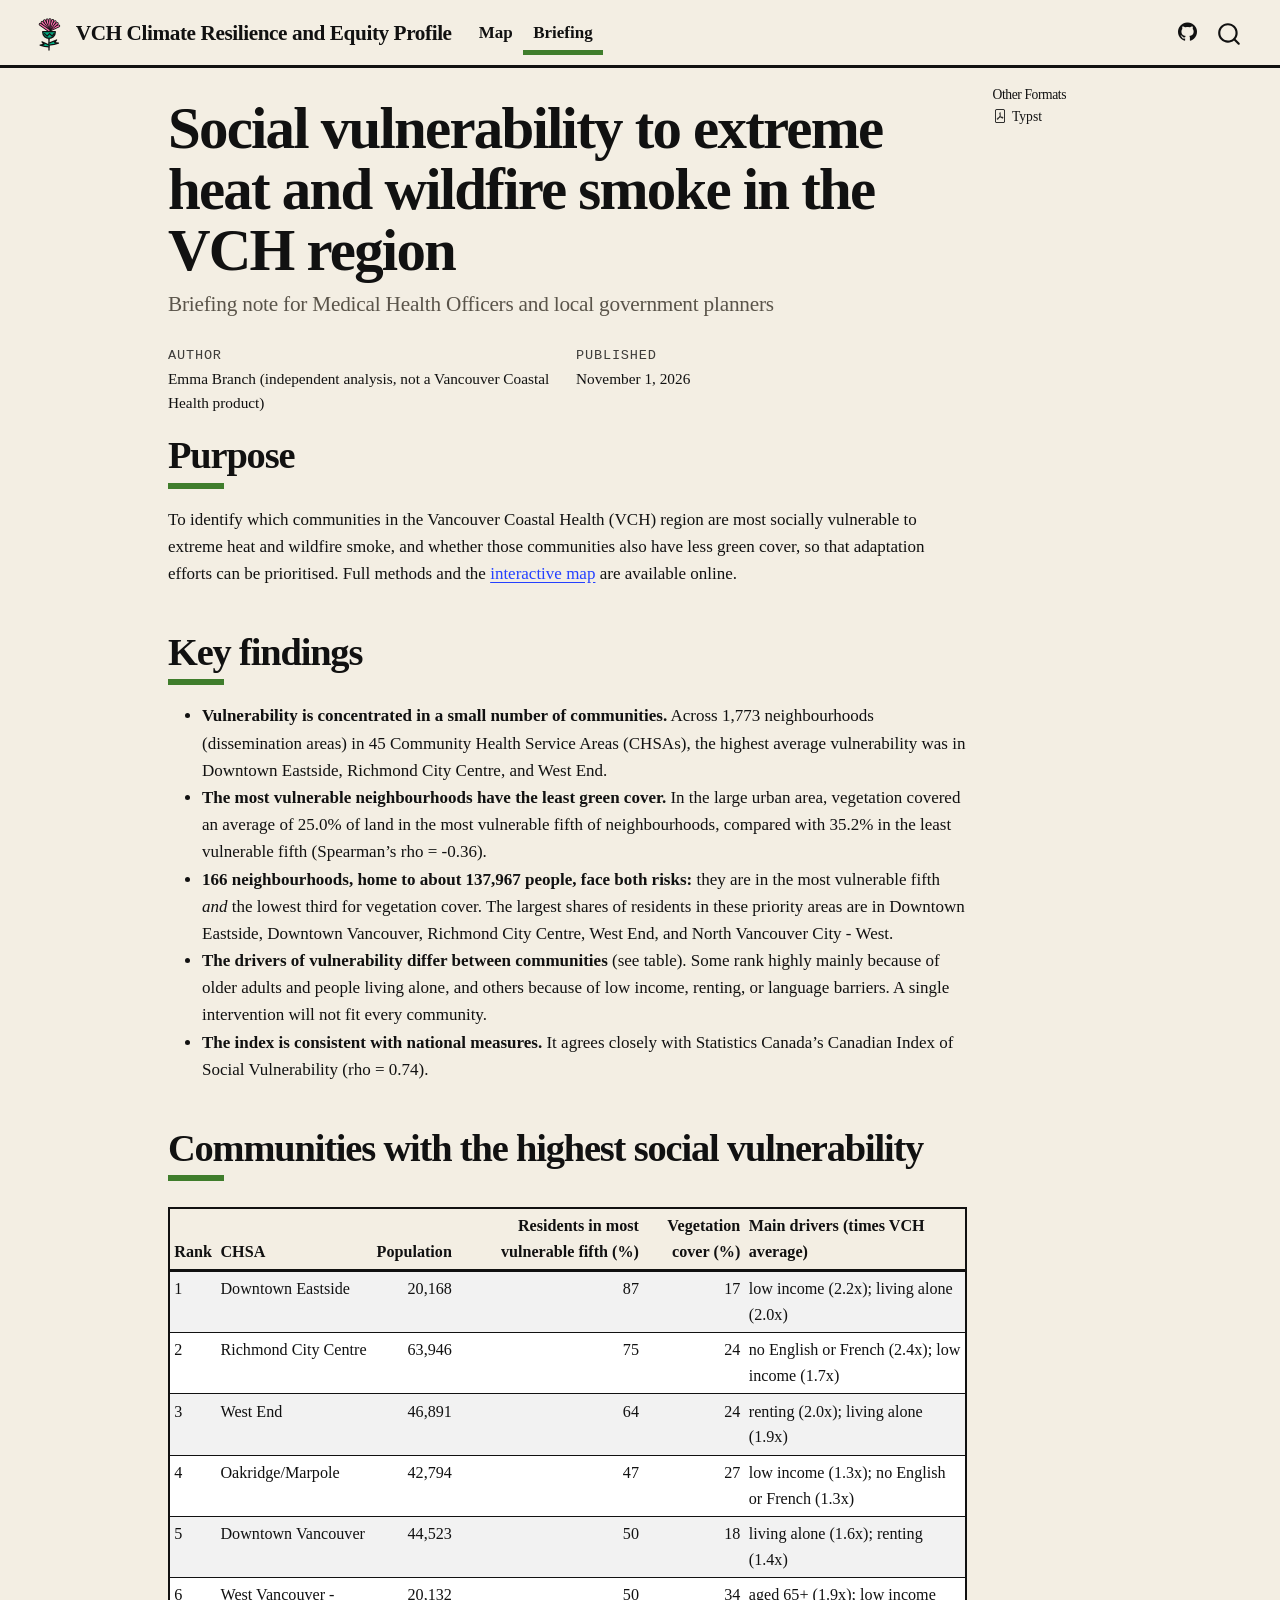
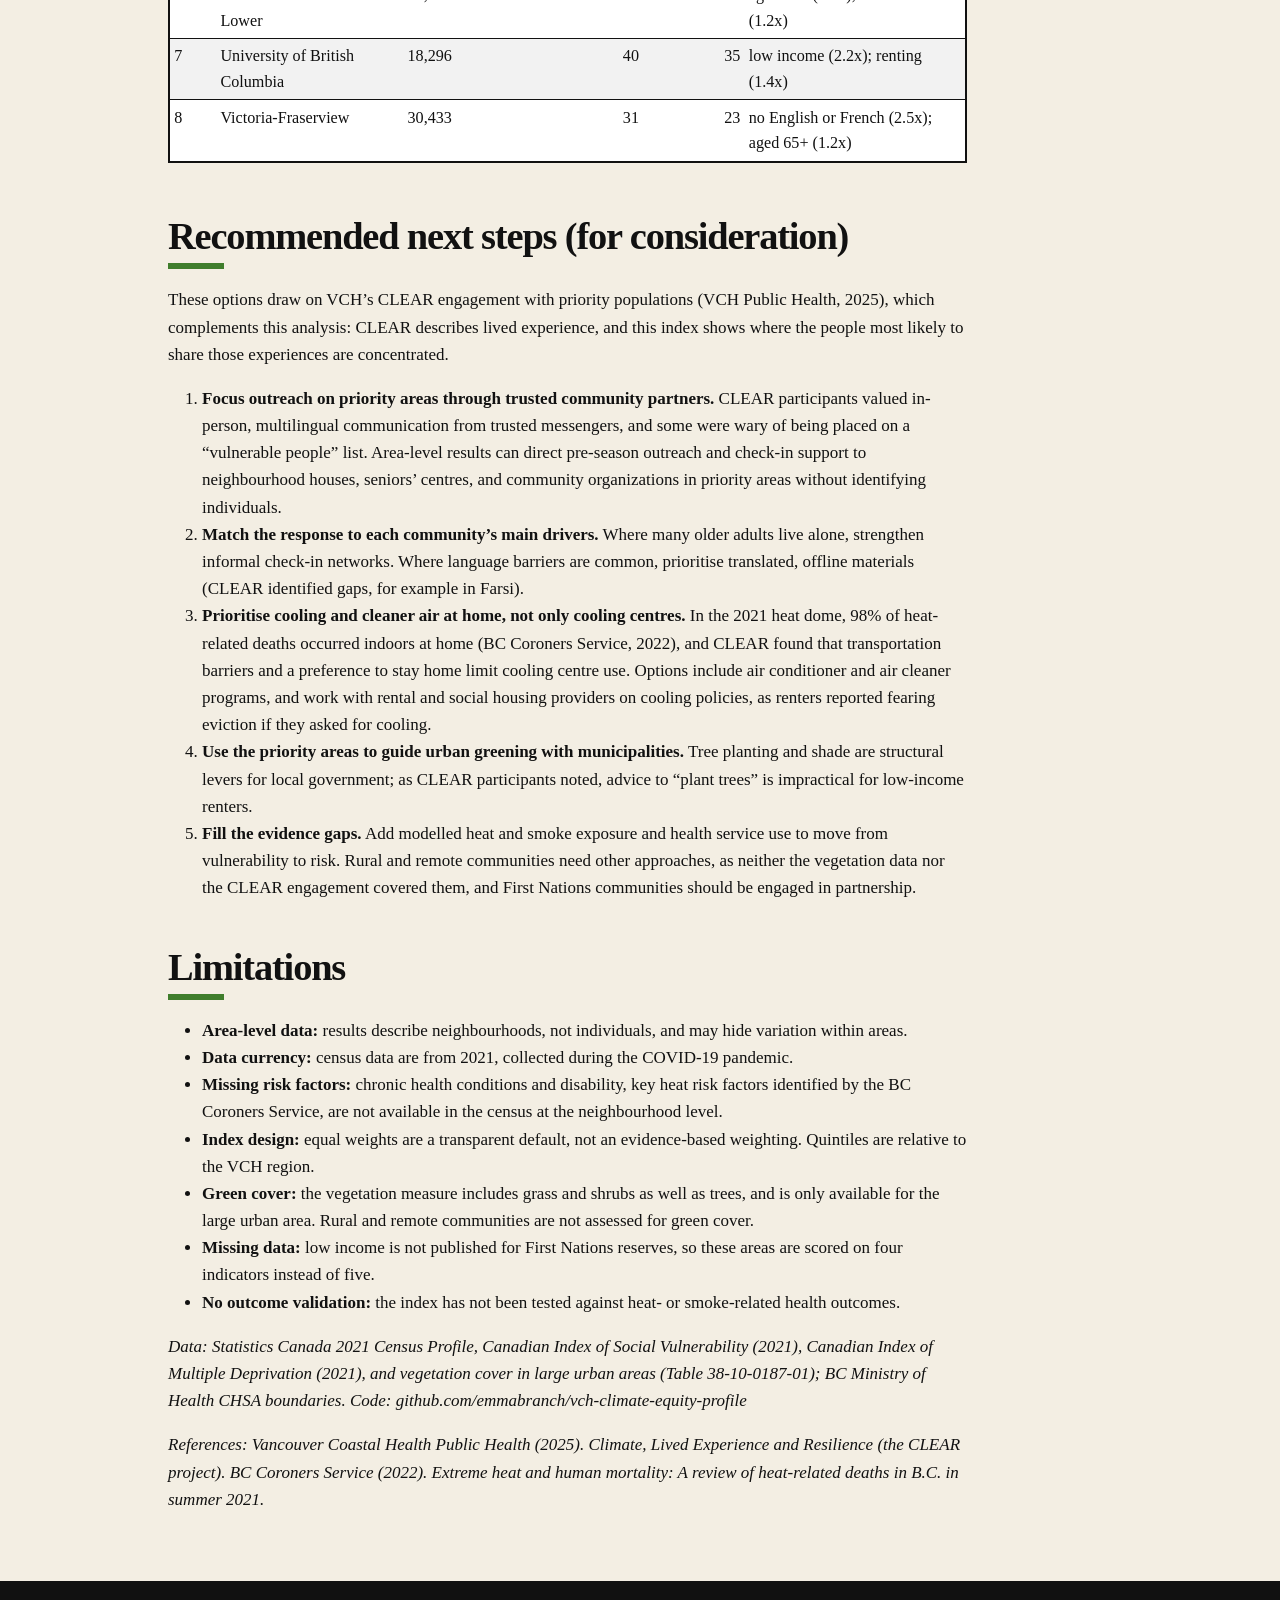
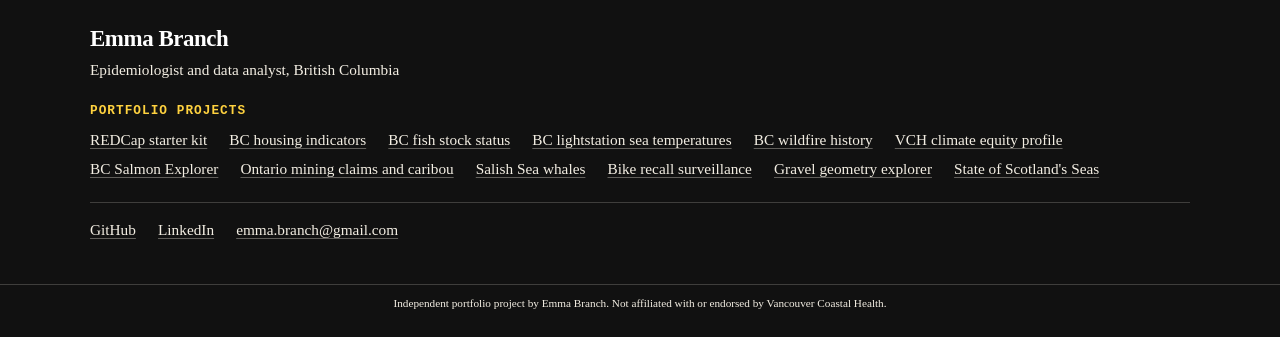
<file: docs/briefing.html>
<!DOCTYPE html>
<html xmlns="http://www.w3.org/1999/xhtml" lang="en" xml:lang="en"><head>

<meta charset="utf-8">
<meta name="generator" content="quarto-1.11.9">

<meta name="viewport" content="width=device-width, initial-scale=1.0, user-scalable=yes">

<meta name="author" content="Emma Branch (independent analysis, not a Vancouver Coastal Health product)">
<meta name="dcterms.date" content="2026-11-01">

<title>Social vulnerability to extreme heat and wildfire smoke in the VCH region – VCH Climate Resilience and Equity Profile</title>
<style>
/* Default styles provided by pandoc.
** See https://pandoc.org/MANUAL.html#variables-for-html for config info.
*/
span.smallcaps{font-variant: small-caps;}
div.columns{display: flex; gap: 1.5em;}
div.column{flex: auto;}
@media screen {
div.columns{gap: min(4vw, 1.5em);}
div.column{overflow-x: auto;}
}
div.hanging-indent{margin-left: 1.5em; text-indent: -1.5em;}
ul.task-list{list-style: none;}
ul.task-list li input[type="checkbox"] {
  width: 0.8em;
  margin: 0 0.8em 0.2em -1em; /* quarto-specific, see https://github.com/quarto-dev/quarto-cli/issues/4556 */ 
  vertical-align: middle;
}
</style>


<script src="site_libs/quarto-nav/quarto-nav.js"></script>
<script src="site_libs/quarto-nav/headroom.min.js"></script>
<script src="site_libs/clipboard/clipboard.min.js"></script>
<script src="site_libs/quarto-search/autocomplete.umd.js"></script>
<script src="site_libs/quarto-search/fuse.min.js"></script>
<script src="site_libs/quarto-search/quarto-search.js"></script>
<meta name="quarto:offset" content="./">
<link href="./images/favicon.png" rel="icon" type="image/png">
<script src="site_libs/quarto-html/quarto.js" type="module"></script>
<script src="site_libs/quarto-html/tabsets/tabsets.js" type="module"></script>
<script src="site_libs/quarto-html/scrollable-regions/scrollable-regions.js" type="module"></script>
<script src="site_libs/quarto-html/popper.min.js"></script>
<script src="site_libs/quarto-html/tippy.umd.min.js"></script>
<script src="site_libs/quarto-html/anchor.min.js"></script>
<link href="site_libs/quarto-html/tippy.css" rel="stylesheet">
<link href="site_libs/quarto-html/quarto-syntax-highlighting-06df27c8158acedd5d263560cd4ba62e.css" rel="stylesheet" class="quarto-color-scheme" id="quarto-text-highlighting-styles">
<link href="site_libs/quarto-html/quarto-syntax-highlighting-dark-07e23dae4c3757ea2bcd5d8a79ca1ee5.css" rel="stylesheet" class="quarto-color-scheme quarto-color-alternate" id="quarto-text-highlighting-styles">
<link href="site_libs/quarto-html/quarto-syntax-highlighting-06df27c8158acedd5d263560cd4ba62e.css" rel="stylesheet" class="quarto-color-scheme-extra" id="quarto-text-highlighting-styles">
<script src="site_libs/bootstrap/bootstrap.min.js"></script>
<link href="site_libs/bootstrap/bootstrap-icons.css" rel="stylesheet">
<link href="site_libs/bootstrap/bootstrap-531d9633d55714355631998a8459b5a5.min.css" rel="stylesheet" append-hash="true" class="quarto-color-scheme" id="quarto-bootstrap" data-mode="light">
<link href="site_libs/bootstrap/bootstrap-dark-1df55a5c3907472eaf764bfd4d67a7ed.min.css" rel="stylesheet" append-hash="true" class="quarto-color-scheme quarto-color-alternate" id="quarto-bootstrap" data-mode="light">
<link href="site_libs/bootstrap/bootstrap-531d9633d55714355631998a8459b5a5.min.css" rel="stylesheet" append-hash="true" class="quarto-color-scheme-extra" id="quarto-bootstrap" data-mode="light">
<script id="quarto-search-options" type="application/json">{
  "location": "navbar",
  "copy-button": false,
  "collapse-after": 3,
  "panel-placement": "end",
  "type": "overlay",
  "limit": 50,
  "keyboard-shortcut": [
    "f",
    "/",
    "s"
  ],
  "show-item-context": false,
  "language": {
    "search-no-results-text": "No results",
    "search-matching-documents-text": "matching documents",
    "search-copy-link-title": "Copy link to search",
    "search-hide-matches-text": "Hide additional matches",
    "search-more-match-text": "more match in this document",
    "search-more-matches-text": "more matches in this document",
    "search-clear-button-title": "Clear",
    "search-text-placeholder": "",
    "search-detached-cancel-button-title": "Cancel",
    "search-submit-button-title": "Submit",
    "search-label": "Search"
  }
}</script>


</head>

<body class="nav-fixed quarto-light"><a id="quarto-skip-link" class="visually-hidden-focusable" href="#quarto-document-content">Skip to main content</a>

<div id="quarto-search-results"></div>
  <header id="quarto-header" class="headroom fixed-top">
    <nav class="navbar navbar-expand-lg " data-bs-theme="dark" aria-label="Site">
      <div class="navbar-container container-fluid">
      <div class="navbar-brand-container mx-auto">
    <a href="./index.html" class="navbar-brand navbar-brand-logo">
    <img src="./images/motif.svg" alt="" class="navbar-logo light-content">
    <img src="./images/motif.svg" alt="" class="navbar-logo dark-content">
    </a>
    <a class="navbar-brand" href="./index.html">
    <span class="navbar-title">VCH Climate Resilience and Equity Profile</span>
    </a>
  </div>
          <button class="navbar-toggler" type="button" data-bs-toggle="collapse" data-bs-target="#navbarCollapse" aria-controls="navbarCollapse" aria-expanded="false" aria-label="Toggle navigation" onclick="if (window.quartoToggleHeadroom) { window.quartoToggleHeadroom(); }">
  <span class="navbar-toggler-icon"></span>
</button>
          <div class="collapse navbar-collapse" id="navbarCollapse">
            <ul class="navbar-nav navbar-nav-scroll me-auto">
  <li class="nav-item">
    <a class="nav-link" href="./index.html"> 
<span class="menu-text">Map</span></a>
  </li>  
  <li class="nav-item">
    <a class="nav-link active" href="./briefing.html" aria-current="page"> 
<span class="menu-text">Briefing</span></a>
  </li>  
</ul>
            <ul class="navbar-nav navbar-nav-scroll ms-auto">
  <li class="nav-item compact">
    <a class="nav-link" href="https://github.com/emmabranch/vch-climate-equity-profile"> <i class="bi bi-github" role="img">
</i> 
<span class="menu-text"></span></a>
  </li>  
</ul>
          </div> <!-- /navcollapse -->
            <div class="quarto-navbar-tools">
</div>
            <div id="quarto-search" class="" title="Search"></div>
      </div> <!-- /container-fluid -->
    </nav>
</header>
<!-- content -->
<div id="quarto-content" class="quarto-container page-columns page-rows-contents page-layout-article page-navbar">
<!-- sidebar -->
<!-- margin-sidebar -->
    <div id="quarto-margin-sidebar" class="sidebar margin-sidebar">
    <div class="quarto-alternate-formats"><h2>Other Formats</h2><ul><li><a href="briefing.pdf"><i class="bi bi-file-pdf"></i>Typst</a></li></ul></div></div>
<!-- main -->
<main class="content" id="quarto-document-content" tabindex="-1">

<header id="title-block-header" class="quarto-title-block default">
<div class="quarto-title">
<h1 class="title">Social vulnerability to extreme heat and wildfire smoke in the VCH region</h1>
<p class="subtitle lead">Briefing note for Medical Health Officers and local government planners</p>
</div>



<div class="quarto-title-meta">

    <div>
    <div class="quarto-title-meta-heading">Author</div>
    <div class="quarto-title-meta-contents">
             <p>Emma Branch (independent analysis, not a Vancouver Coastal Health product) </p>
          </div>
  </div>
    
    <div>
    <div class="quarto-title-meta-heading">Published</div>
    <div class="quarto-title-meta-contents">
      <p class="date">November 1, 2026</p>
    </div>
  </div>
  
    
  </div>
  


</header>


<section id="purpose" class="level2">
<h2 class="anchored" data-anchor-id="purpose">Purpose</h2>
<p>To identify which communities in the Vancouver Coastal Health (VCH) region are most socially vulnerable to extreme heat and wildfire smoke, and whether those communities also have less green cover, so that adaptation efforts can be prioritised. Full methods and the <a href="https://emmabranch.github.io/vch-climate-equity-profile/">interactive map</a> are available online.</p>
</section>
<section id="key-findings" class="level2">
<h2 class="anchored" data-anchor-id="key-findings">Key findings</h2>
<ul>
<li><strong>Vulnerability is concentrated in a small number of communities.</strong> Across 1,773 neighbourhoods (dissemination areas) in 45 Community Health Service Areas (CHSAs), the highest average vulnerability was in Downtown Eastside, Richmond City Centre, and West End.</li>
<li><strong>The most vulnerable neighbourhoods have the least green cover.</strong> In the large urban area, vegetation covered an average of 25.0% of land in the most vulnerable fifth of neighbourhoods, compared with 35.2% in the least vulnerable fifth (Spearman’s rho = -0.36).</li>
<li><strong>166 neighbourhoods, home to about 137,967 people, face both risks:</strong> they are in the most vulnerable fifth <em>and</em> the lowest third for vegetation cover. The largest shares of residents in these priority areas are in Downtown Eastside, Downtown Vancouver, Richmond City Centre, West End, and North Vancouver City - West.</li>
<li><strong>The drivers of vulnerability differ between communities</strong> (see table). Some rank highly mainly because of older adults and people living alone, and others because of low income, renting, or language barriers. A single intervention will not fit every community.</li>
<li><strong>The index is consistent with national measures.</strong> It agrees closely with Statistics Canada’s Canadian Index of Social Vulnerability (rho = 0.74).</li>
</ul>
</section>
<section id="communities-with-the-highest-social-vulnerability" class="level2">
<h2 class="anchored" data-anchor-id="communities-with-the-highest-social-vulnerability">Communities with the highest social vulnerability</h2>
<div class="cell">
<div class="cell-output-display">
<table class="caption-top table table-sm table-striped small">
<colgroup>
<col style="width: 3%">
<col style="width: 20%">
<col style="width: 7%">
<col style="width: 25%">
<col style="width: 13%">
<col style="width: 30%">
</colgroup>
<thead>
<tr class="header">
<th style="text-align: left;">Rank</th>
<th style="text-align: left;">CHSA</th>
<th style="text-align: right;">Population</th>
<th style="text-align: right;">Residents in most vulnerable fifth (%)</th>
<th style="text-align: right;">Vegetation cover (%)</th>
<th style="text-align: left;">Main drivers (times VCH average)</th>
</tr>
</thead>
<tbody>
<tr class="odd">
<td style="text-align: left;">1</td>
<td style="text-align: left;">Downtown Eastside</td>
<td style="text-align: right;">20,168</td>
<td style="text-align: right;">87</td>
<td style="text-align: right;">17</td>
<td style="text-align: left;">low income (2.2x); living alone (2.0x)</td>
</tr>
<tr class="even">
<td style="text-align: left;">2</td>
<td style="text-align: left;">Richmond City Centre</td>
<td style="text-align: right;">63,946</td>
<td style="text-align: right;">75</td>
<td style="text-align: right;">24</td>
<td style="text-align: left;">no English or French (2.4x); low income (1.7x)</td>
</tr>
<tr class="odd">
<td style="text-align: left;">3</td>
<td style="text-align: left;">West End</td>
<td style="text-align: right;">46,891</td>
<td style="text-align: right;">64</td>
<td style="text-align: right;">24</td>
<td style="text-align: left;">renting (2.0x); living alone (1.9x)</td>
</tr>
<tr class="even">
<td style="text-align: left;">4</td>
<td style="text-align: left;">Oakridge/Marpole</td>
<td style="text-align: right;">42,794</td>
<td style="text-align: right;">47</td>
<td style="text-align: right;">27</td>
<td style="text-align: left;">low income (1.3x); no English or French (1.3x)</td>
</tr>
<tr class="odd">
<td style="text-align: left;">5</td>
<td style="text-align: left;">Downtown Vancouver</td>
<td style="text-align: right;">44,523</td>
<td style="text-align: right;">50</td>
<td style="text-align: right;">18</td>
<td style="text-align: left;">living alone (1.6x); renting (1.4x)</td>
</tr>
<tr class="even">
<td style="text-align: left;">6</td>
<td style="text-align: left;">West Vancouver - Lower</td>
<td style="text-align: right;">20,132</td>
<td style="text-align: right;">50</td>
<td style="text-align: right;">34</td>
<td style="text-align: left;">aged 65+ (1.9x); low income (1.2x)</td>
</tr>
<tr class="odd">
<td style="text-align: left;">7</td>
<td style="text-align: left;">University of British Columbia</td>
<td style="text-align: right;">18,296</td>
<td style="text-align: right;">40</td>
<td style="text-align: right;">35</td>
<td style="text-align: left;">low income (2.2x); renting (1.4x)</td>
</tr>
<tr class="even">
<td style="text-align: left;">8</td>
<td style="text-align: left;">Victoria-Fraserview</td>
<td style="text-align: right;">30,433</td>
<td style="text-align: right;">31</td>
<td style="text-align: right;">23</td>
<td style="text-align: left;">no English or French (2.5x); aged 65+ (1.2x)</td>
</tr>
</tbody>
</table>
</div>
</div>
</section>
<section id="recommended-next-steps-for-consideration" class="level2">
<h2 class="anchored" data-anchor-id="recommended-next-steps-for-consideration">Recommended next steps (for consideration)</h2>
<p>These options draw on VCH’s CLEAR engagement with priority populations (VCH Public Health, 2025), which complements this analysis: CLEAR describes lived experience, and this index shows where the people most likely to share those experiences are concentrated.</p>
<ol type="1">
<li><strong>Focus outreach on priority areas through trusted community partners.</strong> CLEAR participants valued in-person, multilingual communication from trusted messengers, and some were wary of being placed on a “vulnerable people” list. Area-level results can direct pre-season outreach and check-in support to neighbourhood houses, seniors’ centres, and community organizations in priority areas without identifying individuals.</li>
<li><strong>Match the response to each community’s main drivers.</strong> Where many older adults live alone, strengthen informal check-in networks. Where language barriers are common, prioritise translated, offline materials (CLEAR identified gaps, for example in Farsi).</li>
<li><strong>Prioritise cooling and cleaner air at home, not only cooling centres.</strong> In the 2021 heat dome, 98% of heat-related deaths occurred indoors at home (BC Coroners Service, 2022), and CLEAR found that transportation barriers and a preference to stay home limit cooling centre use. Options include air conditioner and air cleaner programs, and work with rental and social housing providers on cooling policies, as renters reported fearing eviction if they asked for cooling.</li>
<li><strong>Use the priority areas to guide urban greening with municipalities.</strong> Tree planting and shade are structural levers for local government; as CLEAR participants noted, advice to “plant trees” is impractical for low-income renters.</li>
<li><strong>Fill the evidence gaps.</strong> Add modelled heat and smoke exposure and health service use to move from vulnerability to risk. Rural and remote communities need other approaches, as neither the vegetation data nor the CLEAR engagement covered them, and First Nations communities should be engaged in partnership.</li>
</ol>
</section>
<section id="limitations" class="level2">
<h2 class="anchored" data-anchor-id="limitations">Limitations</h2>
<ul>
<li><strong>Area-level data:</strong> results describe neighbourhoods, not individuals, and may hide variation within areas.</li>
<li><strong>Data currency:</strong> census data are from 2021, collected during the COVID-19 pandemic.</li>
<li><strong>Missing risk factors:</strong> chronic health conditions and disability, key heat risk factors identified by the BC Coroners Service, are not available in the census at the neighbourhood level.</li>
<li><strong>Index design:</strong> equal weights are a transparent default, not an evidence-based weighting. Quintiles are relative to the VCH region.</li>
<li><strong>Green cover:</strong> the vegetation measure includes grass and shrubs as well as trees, and is only available for the large urban area. Rural and remote communities are not assessed for green cover.</li>
<li><strong>Missing data:</strong> low income is not published for First Nations reserves, so these areas are scored on four indicators instead of five.</li>
<li><strong>No outcome validation:</strong> the index has not been tested against heat- or smoke-related health outcomes.</li>
</ul>
<p><em>Data: Statistics Canada 2021 Census Profile, Canadian Index of Social Vulnerability (2021), Canadian Index of Multiple Deprivation (2021), and vegetation cover in large urban areas (Table 38-10-0187-01); BC Ministry of Health CHSA boundaries. Code: github.com/emmabranch/vch-climate-equity-profile</em></p>
<p><em>References: Vancouver Coastal Health Public Health (2025). Climate, Lived Experience and Resilience (the CLEAR project). BC Coroners Service (2022). Extreme heat and human mortality: A review of heat-related deaths in B.C. in summer 2021.</em></p>


</section>

</main> <!-- /main -->
<!-- Shared portfolio footer. Master copy: /Users/ecox/projects/_brand-kit/footer.html -->
<footer class="eb-footer" role="contentinfo">
  <div class="eb-footer-inner">
    <div class="eb-footer-name">Emma Branch</div>
    <div class="eb-footer-tag">Epidemiologist and data analyst, British Columbia</div>
    <div class="eb-footer-heading">Portfolio projects</div>
    <nav class="eb-footer-projects" aria-label="Portfolio projects">
      <a href="https://emmabranch.github.io/redcap-starter-kit/">REDCap starter kit</a>
      <a href="https://emmabranch.github.io/bc-housing-indicators/">BC housing indicators</a>
      <a href="https://emmabranch.github.io/bc-fish-stock-status/">BC fish stock status</a>
      <a href="https://emmabranch.github.io/bc-lightstation-qc/">BC lightstation sea temperatures</a>
      <a href="https://emmabranch.github.io/bc-wildfire-bigquery/">BC wildfire history</a>
      <a href="https://emmabranch.github.io/vch-climate-equity-profile/">VCH climate equity profile</a>
      <a href="https://emmabranch.shinyapps.io/bc-salmon-explorer">BC Salmon Explorer</a>
      <a href="https://emmabranch.github.io/ontario-claims-caribou/">Ontario mining claims and caribou</a>
      <a href="https://emmabranch.github.io/salish-sea-whales/">Salish Sea whales</a>
      <a href="https://emmabranch.github.io/bike-recall-surveillance/">Bike recall surveillance</a>
      <a href="https://emmabranch.github.io/gravel-geometry/">Gravel geometry explorer</a>
      <a href="https://emmabranch.github.io/scotland-seas-indicators/">State of Scotland's Seas</a>
    </nav>
    <div class="eb-footer-contact">
      <a href="https://github.com/emmabranch">GitHub</a>
      <a href="https://www.linkedin.com/in/embranch/">LinkedIn</a>
      <a href="mailto:emma.branch@gmail.com">emma.branch@gmail.com</a>
    </div>
  </div>
</footer>
<script>
  /* Quarto places included HTML inside the page layout. Move the top bar
     and footer to the edges of the page so they span the full width. */
  document.addEventListener("DOMContentLoaded", function () {
    var bar = document.querySelector(".eb-topbar");
    if (bar) document.body.insertBefore(bar, document.body.firstChild);
    /* Optional hero for single-page reports (report-hero.html): put it
       straight after the top bar, above the report itself. */
    var rhero = document.querySelector(".eb-report-hero");
    if (rhero) {
      if (bar) bar.parentNode.insertBefore(rhero, bar.nextSibling);
      else document.body.insertBefore(rhero, document.body.firstChild);
      document.body.classList.add("has-report-hero");
      /* The report card is lifted over the hero, which makes each section's
         offsetTop relative to the card instead of the page. Quarto's table of
         contents reads offsetTop, so give each section its true page position. */
      document.querySelectorAll("main.content section[id]").forEach(function (sec) {
        Object.defineProperty(sec, "offsetTop", {
          configurable: true,
          get: function () { return this.getBoundingClientRect().top + window.scrollY; }
        });
      });
      /* Optional background stripes drawn by R inside the report
         (a div with class "eb-hero-stripes"): move them into the hero. */
      var stripes = document.querySelector(".eb-hero-stripes");
      if (stripes) { stripes.classList.add("hero-bg"); rhero.insertBefore(stripes, rhero.firstChild); }
    }
    var foot = document.querySelector(".eb-footer");
    if (foot) {
      /* On websites, put it just above Quarto's own footer (which holds the
         project disclaimer); otherwise at the very end of the page. */
      var qfoot = document.querySelector("footer.footer");
      if (qfoot) qfoot.parentNode.insertBefore(foot, qfoot);
      else document.body.appendChild(foot);
    }
    /* On phones, close the navbar menu after a link is tapped. Links to a
       section of the same page don't reload it, so the menu would stay open. */
    document.querySelectorAll(".navbar-collapse .nav-link:not(.dropdown-toggle)").forEach(function (link) {
      link.addEventListener("click", function () {
        var menu = document.querySelector(".navbar-collapse.show");
        if (menu && window.bootstrap) window.bootstrap.Collapse.getOrCreateInstance(menu).hide();
      });
    });
    /* Hide Quarto's empty footer columns so they don't add space on phones */
    document.querySelectorAll(".nav-footer-left, .nav-footer-right").forEach(function (el) {
      if (!el.children.length && !el.textContent.replace(/[\s\u00a0]/g, "")) el.style.display = "none";
    });
  });
</script>
<script id="quarto-html-after-body" type="application/javascript">
  window.document.addEventListener("DOMContentLoaded", function (event) {
    const icon = "";
    const anchorJS = new window.AnchorJS();
    anchorJS.options = {
      placement: 'right',
      icon: icon
    };
    anchorJS.add('.anchored');
    const isCodeAnnotation = (el) => {
      for (const clz of el.classList) {
        if (clz.startsWith('code-annotation-')) {                     
          return true;
        }
      }
      return false;
    }
    const onCopySuccess = function(e) {
      // button target
      const button = e.trigger;
      // don't keep focus
      button.blur();
      // flash "checked"
      button.classList.add('code-copy-button-checked');
      var currentTitle = button.getAttribute("title");
      button.setAttribute("title", "Copied!");
      let tooltip;
      if (window.bootstrap) {
        button.setAttribute("data-bs-toggle", "tooltip");
        button.setAttribute("data-bs-placement", "left");
        button.setAttribute("data-bs-title", "Copied!");
        tooltip = new bootstrap.Tooltip(button, 
          { trigger: "manual", 
            customClass: "code-copy-button-tooltip",
            offset: [0, -8]});
        tooltip.show();    
      }
      setTimeout(function() {
        if (tooltip) {
          tooltip.hide();
          button.removeAttribute("data-bs-title");
          button.removeAttribute("data-bs-toggle");
          button.removeAttribute("data-bs-placement");
        }
        button.setAttribute("title", currentTitle);
        button.classList.remove('code-copy-button-checked');
      }, 1000);
      // clear code selection
      e.clearSelection();
    }
    const getTextToCopy = function(trigger) {
      const outerScaffold = trigger.parentElement.cloneNode(true);
      const codeEl = outerScaffold.querySelector('code');
      for (const childEl of codeEl.children) {
        if (isCodeAnnotation(childEl)) {
          childEl.remove();
        }
      }
      return codeEl.innerText;
    }
    const clipboard = new window.ClipboardJS('.code-copy-button:not([data-in-quarto-modal])', {
      text: getTextToCopy
    });
    clipboard.on('success', onCopySuccess);
    if (window.document.getElementById('quarto-embedded-source-code-modal')) {
      const clipboardModal = new window.ClipboardJS('.code-copy-button[data-in-quarto-modal]', {
        text: getTextToCopy,
        container: window.document.getElementById('quarto-embedded-source-code-modal')
      });
      clipboardModal.on('success', onCopySuccess);
    }
      var localhostRegex = new RegExp(/^(?:http|https):\/\/localhost\:?[0-9]*\//);
      var mailtoRegex = new RegExp(/^mailto:/);
        var filterRegex = new RegExp('/' + window.location.host + '/');
      var isInternal = (href) => {
          return filterRegex.test(href) || localhostRegex.test(href) || mailtoRegex.test(href);
      }
      // Inspect non-navigation links and adorn them if external
      window.quartoDecorateExternalLinks = function (root) {
     var links = (root || window.document).querySelectorAll('a[href]:not(.nav-link):not(.navbar-brand):not(.toc-action):not(.sidebar-link):not(.sidebar-item-toggle):not(.pagination-link):not(.no-external):not([aria-hidden]):not(.dropdown-item):not(.quarto-navigation-tool):not(.about-link)');
      for (var i=0; i<links.length; i++) {
        const link = links[i];
        if (!isInternal(link.href)) {
          // undo the damage that might have been done by quarto-nav.js in the case of
          // links that we want to consider external
          if (link.dataset.originalHref !== undefined) {
            link.href = link.dataset.originalHref;
          }
          if (!link.classList.contains('no-external-icon')) {
          }
        }
      }
      };
      window.quartoDecorateExternalLinks(window.document);
    // Esc closes the popup (WCAG 1.4.13) and focus leaving both trigger and
    // popup closes it (WCAG 2.4.11); tippy handles neither for interactive popups.
    const hideOnEscAndFocusOut = {
      name: 'hideOnEscAndFocusOut',
      defaultValue: true,
      fn(instance) {
        const dismiss = () => {
          // A show scheduled by the trigger delay would otherwise reopen it
          instance.clearDelayTimeouts();
          instance.hide();
        };
        const onKeyDown = (event) => {
          if (event.key !== 'Escape') {
            return;
          }
          // Keep Esc from also reaching page handlers (e.g. reveal.js overview),
          // except an open reveal.js slide menu, which Esc should close too.
          // The menu handles keys only when its keyboard option is on.
          const menuHandlesEsc = window.Reveal?.getPlugin?.('menu')?.isOpen() &&
            window.Reveal.getConfig().menu?.keyboard !== false;
          if (!menuHandlesEsc) {
            event.stopPropagation();
          }
          if (instance.popper.contains(window.document.activeElement)) {
            // Disabled while refocusing so the focus trigger does not reopen it
            instance.disable();
            instance.reference.focus();
            instance.enable();
          }
          dismiss();
        };
        const onFocusOut = (event) => {
          const target = event.relatedTarget;
          if (target && !instance.reference.contains(target) &&
              !instance.popper.contains(target)) {
            dismiss();
          }
        };
        // On the trigger too: a click trigger (code-annotations: select) has no
        // blur handling. Attached for the instance's lifetime so leaving the
        // trigger also cancels a show still pending on the trigger delay.
        instance.reference.addEventListener('focusout', onFocusOut);
        return {
          onShow() {
            window.document.addEventListener('keydown', onKeyDown, true);
            instance.popper.addEventListener('focusout', onFocusOut);
          },
          onHide() {
            window.document.removeEventListener('keydown', onKeyDown, true);
            instance.popper.removeEventListener('focusout', onFocusOut);
          },
          onDestroy() {
            instance.reference.removeEventListener('focusout', onFocusOut);
          },
        };
      },
    };
    function tippyHover(el, contentFn, onTriggerFn, onUntriggerFn) {
      const config = {
        allowHTML: true,
        maxWidth: 500,
        delay: 100,
        arrow: false,
        appendTo: function(el) {
            return el.parentElement;
        },
        interactive: true,
        interactiveBorder: 10,
        theme: 'quarto',
        placement: 'bottom-start',
        plugins: [hideOnEscAndFocusOut],
      };
      if (contentFn) {
        config.content = contentFn;
      }
      if (onTriggerFn) {
        config.onTrigger = onTriggerFn;
      }
      if (onUntriggerFn) {
        config.onUntrigger = onUntriggerFn;
      }
      window.tippy(el, config); 
    }
    const noterefs = window.document.querySelectorAll('a[role="doc-noteref"]');
    for (var i=0; i<noterefs.length; i++) {
      const ref = noterefs[i];
      tippyHover(ref, function() {
        // use id or data attribute instead here
        let href = ref.getAttribute('data-footnote-href') || ref.getAttribute('href');
        try { href = new URL(href).hash; } catch {}
        const id = href.replace(/^#\/?/, "");
        const note = window.document.getElementById(id);
        if (note) {
          return note.innerHTML;
        } else {
          return "";
        }
      });
    }
    const xrefs = window.document.querySelectorAll('a.quarto-xref');
    const processXRef = (id, note) => {
      // Strip column container classes
      const stripColumnClz = (el) => {
        el.classList.remove("page-full", "page-columns");
        if (el.children) {
          for (const child of el.children) {
            stripColumnClz(child);
          }
        }
      }
      stripColumnClz(note)
      if (id === null || id.startsWith('sec-')) {
        // Special case sections, only their first couple elements
        const container = document.createElement("div");
        if (note.children && note.children.length > 2) {
          container.appendChild(note.children[0].cloneNode(true));
          for (let i = 1; i < note.children.length; i++) {
            const child = note.children[i];
            if (child.tagName === "P" && child.innerText === "") {
              continue;
            } else {
              container.appendChild(child.cloneNode(true));
              break;
            }
          }
          if (window.Quarto?.typesetMath) {
            window.Quarto.typesetMath(container);
          }
          return container.innerHTML
        } else {
          if (window.Quarto?.typesetMath) {
            window.Quarto.typesetMath(note);
          }
          return note.innerHTML;
        }
      } else {
        // Remove any anchor links if they are present
        const anchorLink = note.querySelector('a.anchorjs-link');
        if (anchorLink) {
          anchorLink.remove();
        }
        if (window.Quarto?.typesetMath) {
          window.Quarto.typesetMath(note);
        }
        if (note.classList.contains("callout")) {
          return note.outerHTML;
        } else {
          return note.innerHTML;
        }
      }
    }
    for (var i=0; i<xrefs.length; i++) {
      const xref = xrefs[i];
      tippyHover(xref, undefined, function(instance) {
        instance.disable();
        let url = xref.getAttribute('href');
        let hash = undefined; 
        if (url.startsWith('#')) {
          hash = url;
        } else {
          try { hash = new URL(url).hash; } catch {}
        }
        if (hash) {
          const id = hash.replace(/^#\/?/, "");
          const note = window.document.getElementById(id);
          if (note !== null) {
            try {
              const html = processXRef(id, note.cloneNode(true));
              instance.setContent(html);
            } finally {
              instance.enable();
              instance.show();
            }
          } else {
            // See if we can fetch this
            fetch(url.split('#')[0])
            .then(res => res.text())
            .then(html => {
              const parser = new DOMParser();
              const htmlDoc = parser.parseFromString(html, "text/html");
              const note = htmlDoc.getElementById(id);
              if (note !== null) {
                const html = processXRef(id, note);
                instance.setContent(html);
              } 
            }).finally(() => {
              instance.enable();
              instance.show();
            });
          }
        } else {
          // See if we can fetch a full url (with no hash to target)
          // This is a special case and we should probably do some content thinning / targeting
          fetch(url)
          .then(res => res.text())
          .then(html => {
            const parser = new DOMParser();
            const htmlDoc = parser.parseFromString(html, "text/html");
            const note = htmlDoc.querySelector('main.content');
            if (note !== null) {
              // This should only happen for chapter cross references
              // (since there is no id in the URL)
              // remove the first header
              if (note.children.length > 0 && note.children[0].tagName === "HEADER") {
                note.children[0].remove();
              }
              const html = processXRef(null, note);
              instance.setContent(html);
            } 
          }).finally(() => {
            instance.enable();
            instance.show();
          });
        }
      }, function(instance) {
      });
    }
        let selectedAnnoteEl;
        const selectorForAnnotation = ( cell, annotation) => {
          let cellAttr = 'data-code-cell="' + cell + '"';
          let lineAttr = 'data-code-annotation="' +  annotation + '"';
          const selector = 'span[' + cellAttr + '][' + lineAttr + ']';
          return selector;
        }
        const selectCodeLines = (annoteEl) => {
          const doc = window.document;
          const targetCell = annoteEl.getAttribute("data-target-cell");
          const targetAnnotation = annoteEl.getAttribute("data-target-annotation");
          const annoteSpan = window.document.querySelector(selectorForAnnotation(targetCell, targetAnnotation));
          const lines = annoteSpan.getAttribute("data-code-lines").split(",");
          const lineIds = lines.map((line) => {
            return targetCell + "-" + line;
          })
          // Each band is positioned against its own containing block, which is
          // not the offsetParent of the lines, so place it from client rects.
          const placeBand = (band, firstEl, lastEl, codeBlock) => {
            const container = band.offsetParent;
            if (container === null) {
              return;
            }
            const containerRect = container.getBoundingClientRect();
            // Reveal.js scales slides with a transform, so convert client
            // pixels back to the CSS pixels of the container.
            const scale = containerRect.height / container.offsetHeight || 1;
            const firstRect = firstEl.getBoundingClientRect();
            const lastRect = lastEl.getBoundingClientRect();
            const top = (firstRect.top - containerRect.top) / scale - container.clientTop + container.scrollTop;
            const height = (lastRect.bottom - firstRect.top) / scale;
            band.style.top = top - 2 + "px";
            band.style.height = height + 4 + "px";
            if (codeBlock) {
              // Without the copy button wrapper, the containing block is wider
              // than the code block, so span the code block explicitly.
              const blockRect = codeBlock.getBoundingClientRect();
              band.style.left = (blockRect.left - containerRect.left) / scale - container.clientLeft + container.scrollLeft + "px";
              band.style.width = blockRect.width / scale + "px";
            }
          };
          if (lineIds.length > 0) {
            const el = window.document.getElementById(lineIds[0]);
            const lastEl = window.document.getElementById(lineIds[lineIds.length - 1]);
            const parent = el.parentElement.parentElement;
            // cook up a div (if necessary) and position it
            let div = window.document.getElementById("code-annotation-line-highlight");
            if (div === null) {
              div = window.document.createElement("div");
              div.setAttribute("id", "code-annotation-line-highlight");
              div.style.position = 'absolute';
              parent.appendChild(div);
            }
            placeBand(div, el, lastEl, parent.closest("div.sourceCode") || parent);
            let gutterDiv = window.document.getElementById("code-annotation-line-highlight-gutter");
            if (gutterDiv === null) {
              gutterDiv = window.document.createElement("div");
              gutterDiv.setAttribute("id", "code-annotation-line-highlight-gutter");
              gutterDiv.style.position = 'absolute';
              const codeCell = window.document.getElementById(targetCell);
              const gutter = codeCell.querySelector('.code-annotation-gutter');
              gutter.appendChild(gutterDiv);
            }
            placeBand(gutterDiv, el, lastEl);
            selectedAnnoteEl = annoteEl;
          }
        };
        const unselectCodeLines = () => {
          const elementsIds = ["code-annotation-line-highlight", "code-annotation-line-highlight-gutter"];
          elementsIds.forEach((elId) => {
            const div = window.document.getElementById(elId);
            if (div) {
              div.remove();
            }
          });
          selectedAnnoteEl = undefined;
        };
          // Handle positioning of the toggle
      window.addEventListener(
        "resize",
        throttle(() => {
          elRect = undefined;
          if (selectedAnnoteEl) {
            selectCodeLines(selectedAnnoteEl);
          }
        }, 10)
      );
      function throttle(fn, ms) {
      let throttle = false;
      let timer;
        return (...args) => {
          if(!throttle) { // first call gets through
              fn.apply(this, args);
              throttle = true;
          } else { // all the others get throttled
              if(timer) clearTimeout(timer); // cancel #2
              timer = setTimeout(() => {
                fn.apply(this, args);
                timer = throttle = false;
              }, ms);
          }
        };
      }
        // Attach click handler to the DT
        const annoteDls = window.document.querySelectorAll('dt[data-target-cell]');
        for (const annoteDlNode of annoteDls) {
          annoteDlNode.addEventListener('click', (event) => {
            const clickedEl = event.target;
            if (clickedEl !== selectedAnnoteEl) {
              unselectCodeLines();
              const activeEl = window.document.querySelector('dt[data-target-cell].code-annotation-active');
              if (activeEl) {
                activeEl.classList.remove('code-annotation-active');
              }
              selectCodeLines(clickedEl);
              clickedEl.classList.add('code-annotation-active');
            } else {
              // Unselect the line
              unselectCodeLines();
              clickedEl.classList.remove('code-annotation-active');
            }
          });
        }
    const findCites = (el) => {
      const parentEl = el.parentElement;
      if (parentEl) {
        const cites = parentEl.dataset.cites;
        if (cites) {
          return {
            el,
            cites: cites.split(' ')
          };
        } else {
          return findCites(el.parentElement)
        }
      } else {
        return undefined;
      }
    };
    var bibliorefs = window.document.querySelectorAll('a[role="doc-biblioref"]');
    for (var i=0; i<bibliorefs.length; i++) {
      const ref = bibliorefs[i];
      const citeInfo = findCites(ref);
      if (citeInfo) {
        tippyHover(citeInfo.el, function() {
          var popup = window.document.createElement('div');
          citeInfo.cites.forEach(function(cite) {
            var citeDiv = window.document.createElement('div');
            citeDiv.classList.add('hanging-indent');
            citeDiv.classList.add('csl-entry');
            var biblioDiv = window.document.getElementById('ref-' + cite);
            if (biblioDiv) {
              citeDiv.innerHTML = biblioDiv.innerHTML;
            }
            popup.appendChild(citeDiv);
          });
          return popup.innerHTML;
        });
      }
    }
  });
  </script>
  <script type="application/javascript">
  window.quartoScrollableRegionsLabels = {"code":"Scrollable code","output":"Scrollable output"};
  </script>
</div> <!-- /content -->
<footer class="footer">
  <div class="nav-footer">
    <div class="nav-footer-left">
      &nbsp;
    </div>   
    <div class="nav-footer-center">
<p>Independent portfolio project by Emma Branch. Not affiliated with or endorsed by Vancouver Coastal Health.</p>
</div>
    <div class="nav-footer-right">
      &nbsp;
    </div>
  </div>
</footer>




</body></html>
</file>
<file: docs/site_libs/quarto-html/tippy.css>
.tippy-box[data-animation=fade][data-state=hidden]{opacity:0}[data-tippy-root]{max-width:calc(100vw - 10px)}.tippy-box{position:relative;background-color:#333;color:#fff;border-radius:4px;font-size:14px;line-height:1.4;white-space:normal;outline:0;transition-property:transform,visibility,opacity}.tippy-box[data-placement^=top]>.tippy-arrow{bottom:0}.tippy-box[data-placement^=top]>.tippy-arrow:before{bottom:-7px;left:0;border-width:8px 8px 0;border-top-color:initial;transform-origin:center top}.tippy-box[data-placement^=bottom]>.tippy-arrow{top:0}.tippy-box[data-placement^=bottom]>.tippy-arrow:before{top:-7px;left:0;border-width:0 8px 8px;border-bottom-color:initial;transform-origin:center bottom}.tippy-box[data-placement^=left]>.tippy-arrow{right:0}.tippy-box[data-placement^=left]>.tippy-arrow:before{border-width:8px 0 8px 8px;border-left-color:initial;right:-7px;transform-origin:center left}.tippy-box[data-placement^=right]>.tippy-arrow{left:0}.tippy-box[data-placement^=right]>.tippy-arrow:before{left:-7px;border-width:8px 8px 8px 0;border-right-color:initial;transform-origin:center right}.tippy-box[data-inertia][data-state=visible]{transition-timing-function:cubic-bezier(.54,1.5,.38,1.11)}.tippy-arrow{width:16px;height:16px;color:#333}.tippy-arrow:before{content:"";position:absolute;border-color:transparent;border-style:solid}.tippy-content{position:relative;padding:5px 9px;z-index:1}
</file>
<file: docs/site_libs/quarto-html/quarto-syntax-highlighting-06df27c8158acedd5d263560cd4ba62e.css>
/* quarto syntax highlight colors */
:root {
  --quarto-hl-ot-color: #003B4F;
  --quarto-hl-at-color: #657422;
  --quarto-hl-ss-color: #20794D;
  --quarto-hl-an-color: #5E5E5E;
  --quarto-hl-fu-color: #4758AB;
  --quarto-hl-st-color: #20794D;
  --quarto-hl-cf-color: #003B4F;
  --quarto-hl-op-color: #5E5E5E;
  --quarto-hl-er-color: #AD0000;
  --quarto-hl-bn-color: #AD0000;
  --quarto-hl-al-color: #AD0000;
  --quarto-hl-va-color: #111111;
  --quarto-hl-bu-color: inherit;
  --quarto-hl-ex-color: inherit;
  --quarto-hl-pp-color: #AD0000;
  --quarto-hl-in-color: #5E5E5E;
  --quarto-hl-vs-color: #20794D;
  --quarto-hl-wa-color: #5E5E5E;
  --quarto-hl-do-color: #5E5E5E;
  --quarto-hl-im-color: #00769E;
  --quarto-hl-ch-color: #20794D;
  --quarto-hl-dt-color: #AD0000;
  --quarto-hl-fl-color: #AD0000;
  --quarto-hl-co-color: #5E5E5E;
  --quarto-hl-cv-color: #5E5E5E;
  --quarto-hl-cn-color: #8f5902;
  --quarto-hl-sc-color: #5E5E5E;
  --quarto-hl-dv-color: #AD0000;
  --quarto-hl-kw-color: #003B4F;
}

/* other quarto variables */
:root {
  --quarto-font-monospace: "Space Mono";
}

/* syntax highlight based on Pandoc's rules */
pre > code.sourceCode > span {
  color: #003B4F;
}

code.sourceCode > span {
  color: #003B4F;
}

div.sourceCode,
div.sourceCode pre.sourceCode {
  color: #003B4F;
}

/* Normal */
code span {
  color: #003B4F;
}

/* Alert */
code span.al {
  color: #AD0000;
  font-style: inherit;
}

/* Annotation */
code span.an {
  color: #5E5E5E;
  font-style: inherit;
}

/* Attribute */
code span.at {
  color: #657422;
  font-style: inherit;
}

/* BaseN */
code span.bn {
  color: #AD0000;
  font-style: inherit;
}

/* BuiltIn */
code span.bu {
  font-style: inherit;
}

/* ControlFlow */
code span.cf {
  color: #003B4F;
  font-weight: bold;
  font-style: inherit;
}

/* Char */
code span.ch {
  color: #20794D;
  font-style: inherit;
}

/* Constant */
code span.cn {
  color: #8f5902;
  font-style: inherit;
}

/* Comment */
code span.co {
  color: #5E5E5E;
  font-style: inherit;
}

/* CommentVar */
code span.cv {
  color: #5E5E5E;
  font-style: italic;
}

/* Documentation */
code span.do {
  color: #5E5E5E;
  font-style: italic;
}

/* DataType */
code span.dt {
  color: #AD0000;
  font-style: inherit;
}

/* DecVal */
code span.dv {
  color: #AD0000;
  font-style: inherit;
}

/* Error */
code span.er {
  color: #AD0000;
  font-style: inherit;
}

/* Extension */
code span.ex {
  font-style: inherit;
}

/* Float */
code span.fl {
  color: #AD0000;
  font-style: inherit;
}

/* Function */
code span.fu {
  color: #4758AB;
  font-style: inherit;
}

/* Import */
code span.im {
  color: #00769E;
  font-style: inherit;
}

/* Information */
code span.in {
  color: #5E5E5E;
  font-style: inherit;
}

/* Keyword */
code span.kw {
  color: #003B4F;
  font-weight: bold;
  font-style: inherit;
}

/* Operator */
code span.op {
  color: #5E5E5E;
  font-style: inherit;
}

/* Other */
code span.ot {
  color: #003B4F;
  font-style: inherit;
}

/* Preprocessor */
code span.pp {
  color: #AD0000;
  font-style: inherit;
}

/* SpecialChar */
code span.sc {
  color: #5E5E5E;
  font-style: inherit;
}

/* SpecialString */
code span.ss {
  color: #20794D;
  font-style: inherit;
}

/* String */
code span.st {
  color: #20794D;
  font-style: inherit;
}

/* Variable */
code span.va {
  color: #111111;
  font-style: inherit;
}

/* VerbatimString */
code span.vs {
  color: #20794D;
  font-style: inherit;
}

/* Warning */
code span.wa {
  color: #5E5E5E;
  font-style: italic;
}

.prevent-inlining {
  content: "</";
}

/*# sourceMappingURL=2a093eb6cdbb5c6c673d89a5b4a1d6cd.css.map */
</file>
<file: docs/site_libs/quarto-html/quarto-syntax-highlighting-dark-07e23dae4c3757ea2bcd5d8a79ca1ee5.css>
/* quarto syntax highlight colors */
:root {
  --quarto-hl-al-color: #f07178;
  --quarto-hl-an-color: #d4d0ab;
  --quarto-hl-at-color: #00e0e0;
  --quarto-hl-bn-color: #d4d0ab;
  --quarto-hl-bu-color: #abe338;
  --quarto-hl-ch-color: #abe338;
  --quarto-hl-co-color: #f8f8f2;
  --quarto-hl-cv-color: #ffd700;
  --quarto-hl-cn-color: #ffd700;
  --quarto-hl-cf-color: #ffa07a;
  --quarto-hl-dt-color: #ffa07a;
  --quarto-hl-dv-color: #d4d0ab;
  --quarto-hl-do-color: #f8f8f2;
  --quarto-hl-er-color: #f07178;
  --quarto-hl-ex-color: #00e0e0;
  --quarto-hl-fl-color: #d4d0ab;
  --quarto-hl-fu-color: #ffa07a;
  --quarto-hl-im-color: #abe338;
  --quarto-hl-in-color: #d4d0ab;
  --quarto-hl-kw-color: #ffa07a;
  --quarto-hl-op-color: #ffa07a;
  --quarto-hl-ot-color: #00e0e0;
  --quarto-hl-pp-color: #dcc6e0;
  --quarto-hl-re-color: #00e0e0;
  --quarto-hl-sc-color: #abe338;
  --quarto-hl-ss-color: #abe338;
  --quarto-hl-st-color: #abe338;
  --quarto-hl-va-color: #00e0e0;
  --quarto-hl-vs-color: #abe338;
  --quarto-hl-wa-color: #dcc6e0;
}

/* other quarto variables */
:root {
  --quarto-font-monospace: "Space Mono";
}

/* syntax highlight based on Pandoc's rules */
pre > code.sourceCode > span {
  color: #f8f8f2;
}

code.sourceCode > span {
  color: #f8f8f2;
}

div.sourceCode,
div.sourceCode pre.sourceCode {
  color: #f8f8f2;
}

/* Normal */
code span {
  color: #f8f8f2;
}

/* Alert */
code span.al {
  color: #f07178;
}

/* Annotation */
code span.an {
  color: #d4d0ab;
}

/* Attribute */
code span.at {
  color: #00e0e0;
}

/* BaseN */
code span.bn {
  color: #d4d0ab;
}

/* BuiltIn */
code span.bu {
  color: #abe338;
}

/* ControlFlow */
code span.cf {
  font-weight: bold;
  color: #ffa07a;
}

/* Char */
code span.ch {
  color: #abe338;
}

/* Constant */
code span.cn {
  color: #ffd700;
}

/* Comment */
code span.co {
  font-style: italic;
  color: #f8f8f2;
}

/* CommentVar */
code span.cv {
  color: #ffd700;
}

/* Documentation */
code span.do {
  color: #f8f8f2;
}

/* DataType */
code span.dt {
  color: #ffa07a;
}

/* DecVal */
code span.dv {
  color: #d4d0ab;
}

/* Error */
code span.er {
  color: #f07178;
  text-decoration: underline;
}

/* Extension */
code span.ex {
  font-weight: bold;
  color: #00e0e0;
}

/* Float */
code span.fl {
  color: #d4d0ab;
}

/* Function */
code span.fu {
  color: #ffa07a;
}

/* Import */
code span.im {
  color: #abe338;
}

/* Information */
code span.in {
  color: #d4d0ab;
}

/* Keyword */
code span.kw {
  font-weight: bold;
  color: #ffa07a;
}

/* Operator */
code span.op {
  color: #ffa07a;
}

/* Other */
code span.ot {
  color: #00e0e0;
}

/* Preprocessor */
code span.pp {
  color: #dcc6e0;
}

/* RegionMarker */
code span.re {
  background-color: #f8f8f2;
  color: #00e0e0;
}

/* SpecialChar */
code span.sc {
  color: #abe338;
}

/* SpecialString */
code span.ss {
  color: #abe338;
}

/* String */
code span.st {
  color: #abe338;
}

/* Variable */
code span.va {
  color: #00e0e0;
}

/* VerbatimString */
code span.vs {
  color: #abe338;
}

/* Warning */
code span.wa {
  color: #dcc6e0;
}

.prevent-inlining {
  content: "</";
}

/*# sourceMappingURL=e473a0e6814d218c1ffd6fdf0954c491.css.map */
</file>
